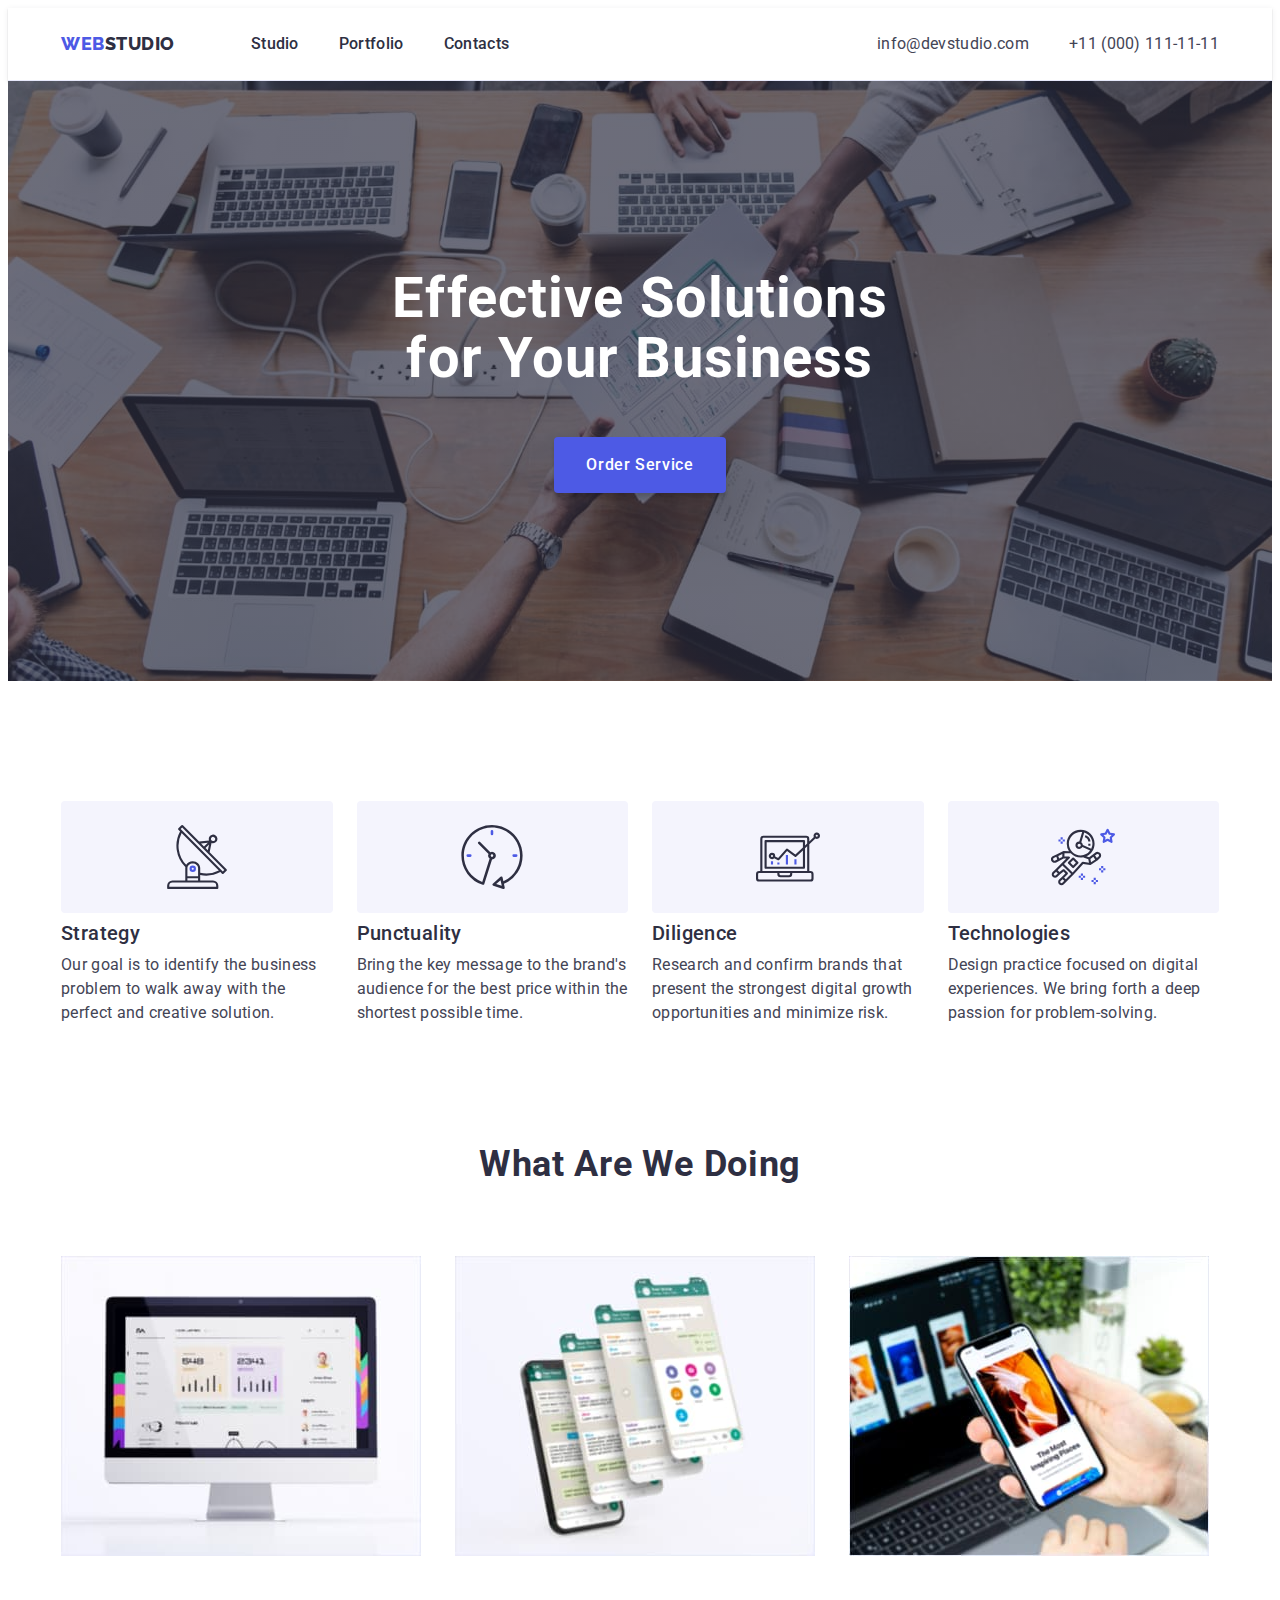
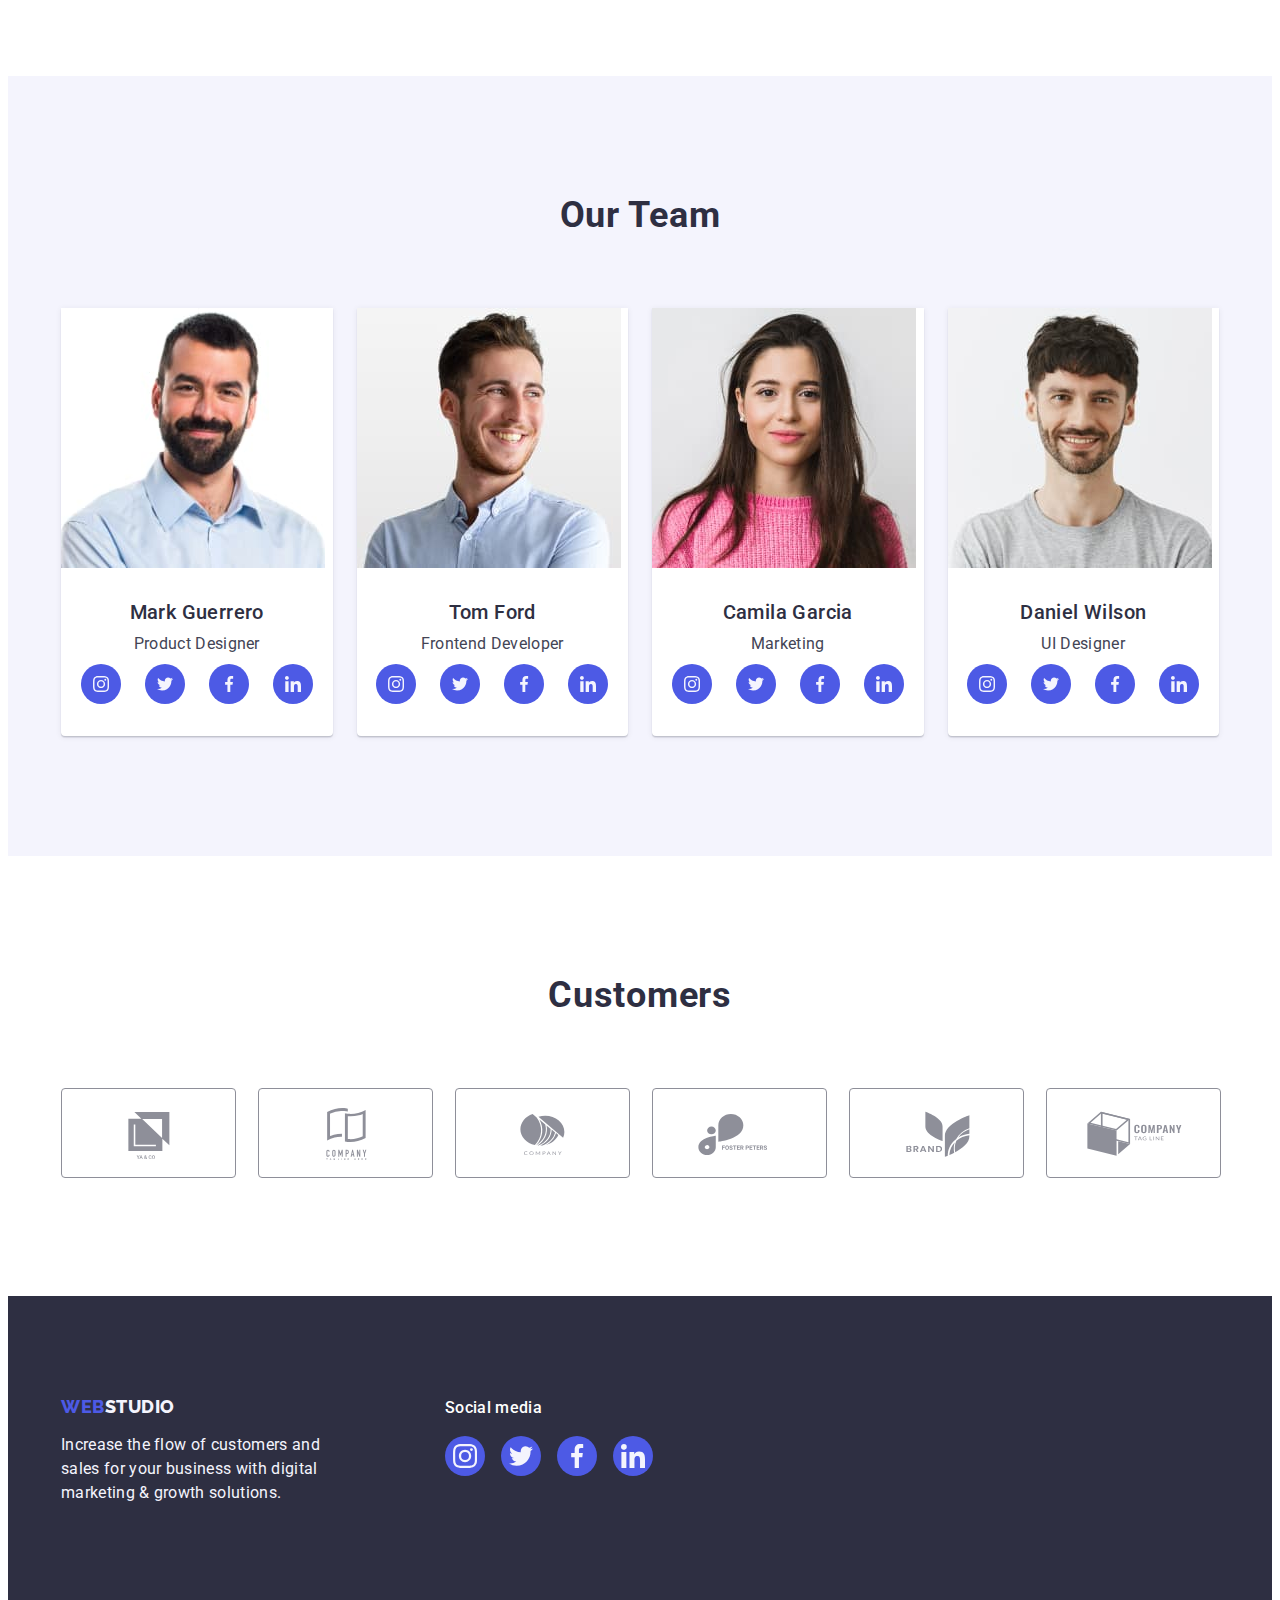
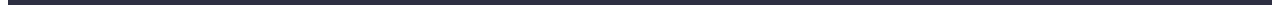
<file: index.html>
<!DOCTYPE html>
<html lang="en">
  <head>
    <meta charset="UTF-8" />
    <meta http-equiv="X-UA-Compatible" content="IE=edge" />
    <meta name="viewport" content="width=device-width, initial-scale=1.0" />
    <title>WebStudio</title>
    <link rel="preconnect" href="https://fonts.googleapis.com" />
    <link rel="preconnect" href="https://fonts.gstatic.com" crossorigin />
    <link
      href="https://fonts.googleapis.com/css2?family=Raleway:wght@800&family=Roboto:wght@400;500;700;900&display=swap"
      rel="stylesheet"
    />
    <link
      rel="stylesheet"
      href="https://cdnjs.cloudflare.com/ajax/libs/modern-normalize/1.1.0/modern-normalize.min.css"
      integrity="sha512-wpPYUAdjBVSE4KJnH1VR1HeZfpl1ub8YT/NKx4PuQ5NmX2tKuGu6U/JRp5y+Y8XG2tV+wKQpNHVUX03MfMFn9Q=="
      crossorigin="anonymous"
      referrerpolicy="no-referrer"
    />
    <link rel="stylesheet" href="./css/style.css" />
  </head>
  <body>
    <!-- Header  -->
    <header class="page-header">
      <div class="container page-header-container">
        <nav class="page-nav">
          <a class="logotype link" href="./index.html"
            >Web<span class="accent">Studio</span></a
          >
          <ul class="site-nav list">
            <li class="nav-item">
              <a class="nav-link link" href="./index.html">Studio</a>
            </li>
            <li class="nav-item">
              <a class="nav-link link" href="./portfolio.html">Portfolio</a>
            </li>
            <li class="nav-item">
              <a class="nav-link link" href="">Contacts</a>
            </li>
          </ul>
        </nav>
        <address class="contacts">
          <ul class="contact-nav list">
            <li class="contact-item">
              <a class="contact-link link" href="mailto:info@devstudio.com"
                >info@devstudio.com</a
              >
            </li>
            <li class="contact-item">
              <a class="contact-link link" href="tel:+110001111111"
                >+11 (000) 111-11-11</a
              >
            </li>
          </ul>
        </address>
      </div>
    </header>

    <!-- Main  -->
    <main>
      <!-- Section Hero -->
      <section class="overlay">
        <div class="container">
          <h1 class="hero-title">Effective Solutions for Your Business</h1>
          <button type="button" class="button primery">Order Service</button>
        </div>
      </section>
      <!-- Section-1  -->
      <section class="section">
        <div class="container">
          <h2 class="second-title" hidden>Features</h2>
          <ul class="feature-list list">
            <li class="feature-item">
              <div class="feature-icon-items">
                <svg class="button-icon" width="64" height="64">
                  <use href="./images/icons.svg#icon-antenna"></use>
                </svg>
              </div>
              <h3 class="title">Strategy</h3>
              <p class="text">
                Our goal is to identify the business problem to walk away with
                the perfect and creative solution.
              </p>
            </li>
            <li class="feature-item">
              <div class="feature-icon-items">
                <svg class="button-icon" width="64" height="64">
                  <use href="./images/icons.svg#icon-clock"></use>
                </svg>
              </div>
              <h3 class="title">Punctuality</h3>
              <p class="text">
                Bring the key message to the brand's audience for the best price
                within the shortest possible time.
              </p>
            </li>
            <li class="feature-item">
              <div class="feature-icon-items">
                <svg class="button-icon" width="64" height="64">
                  <use href="./images/icons.svg#icon-diagram"></use>
                </svg>
              </div>
              <h3 class="title">Diligence</h3>
              <p class="text">
                Research and confirm brands that present the strongest digital
                growth opportunities and minimize risk.
              </p>
            </li>
            <li class="feature-item">
              <div class="feature-icon-items">
                <svg class="button-icon" width="64" height="64">
                  <use href="./images/icons.svg#icon-astronaut"></use>
                </svg>
              </div>
              <h3 class="title">Technologies</h3>
              <p class="text">
                Design practice focused on digital experiences. We bring forth a
                deep passion for problem-solving.
              </p>
            </li>
          </ul>
        </div>
      </section>
      <!-- Section-2  -->
      <section class="second-section">
        <div class="container">
          <h2 class="second-title">What are we doing</h2>
          <ul class="service-list list">
            <li class="service-item">
              <img
                src="./images/what-are-we-doing/img1.jpg"
                alt="picture computer"
                width="360"
              />
            </li>
            <li class="service-item">
              <img
                src="./images/what-are-we-doing/img2.jpg"
                alt="picture mobile"
                width="360"
              />
            </li>
            <li class="service-item">
              <img
                src="./images/what-are-we-doing/img3.jpg"
                alt="picture notebook"
                width="360"
              />
            </li>
          </ul>
        </div>
      </section>
      <!-- Section-3  -->
      <section class="team">
        <div class="container">
          <h2 class="second-title">Our Team</h2>
          <ul class="employers-list list">
            <li class="employers-item">
              <img
                src="./images/employers/mark-guerrero.jpg"
                alt="photo Mark Guerrero"
                width="264"
              />
              <div class="employers-item-content">
                <h3 class="title name">Mark Guerrero</h3>
                <p class="profession">Product Designer</p>
                <ul class="social-list list">
                  <li class="social-list-item">
                    <a
                      href=""
                      class="social-list-link"
                      target="_blank"
                      rel="noopener noreferrer"
                    >
                      <svg class="social-list-icon" width="16" height="16">
                        <use href="./images/icons.svg#icon-instagram"></use>
                      </svg>
                    </a>
                  </li>
                  <li class="social-list-item">
                    <a
                      href=""
                      class="social-list-link"
                      target="_blank"
                      rel="noopener noreferrer"
                    >
                      <svg class="social-list-icon" width="16" height="16">
                        <use href="./images/icons.svg#icon-twitter"></use>
                      </svg>
                    </a>
                  </li>
                  <li class="social-list-item">
                    <a
                      href=""
                      class="social-list-link"
                      target="_blank"
                      rel="noopener noreferrer"
                    >
                      <svg class="social-list-icon" width="16" height="16">
                        <use href="./images/icons.svg#icon-facebook"></use>
                      </svg>
                    </a>
                  </li>
                  <li class="social-list-item">
                    <a
                      href=""
                      class="social-list-link"
                      target="_blank"
                      rel="noopener noreferrer"
                    >
                      <svg class="social-list-icon" width="16" height="16">
                        <use href="./images/icons.svg#icon-linkedin"></use>
                      </svg>
                    </a>
                  </li>
                </ul>
              </div>
            </li>
            <li class="employers-item">
              <img
                src="./images/employers/tom-ford.jpg"
                alt="photo Tom Ford"
                width="264"
              />
              <div class="employers-item-content">
                <h3 class="title name">Tom Ford</h3>
                <p class="profession">Frontend Developer</p>
                <ul class="social-list list">
                  <li class="social-list-item">
                    <a
                      href=""
                      class="social-list-link"
                      target="_blank"
                      rel="noopener noreferrer"
                    >
                      <svg class="social-list-icon" width="16" height="16">
                        <use href="./images/icons.svg#icon-instagram"></use>
                      </svg>
                    </a>
                  </li>
                  <li class="social-list-item">
                    <a
                      href=""
                      class="social-list-link"
                      target="_blank"
                      rel="noopener noreferrer"
                    >
                      <svg class="social-list-icon" width="16" height="16">
                        <use href="./images/icons.svg#icon-twitter"></use>
                      </svg>
                    </a>
                  </li>
                  <li class="social-list-item">
                    <a
                      href=""
                      class="social-list-link"
                      target="_blank"
                      rel="noopener noreferrer"
                    >
                      <svg class="social-list-icon" width="16" height="16">
                        <use href="./images/icons.svg#icon-facebook"></use>
                      </svg>
                    </a>
                  </li>
                  <li class="social-list-item">
                    <a
                      href=""
                      class="social-list-link"
                      target="_blank"
                      rel="noopener noreferrer"
                    >
                      <svg class="social-list-icon" width="16" height="16">
                        <use href="./images/icons.svg#icon-linkedin"></use>
                      </svg>
                    </a>
                  </li>
                </ul>
              </div>
            </li>
            <li class="employers-item">
              <img
                src="./images/employers/camila-garcia.jpg"
                alt="photo Camila Garcia"
                width="264"
              />
              <div class="employers-item-content">
                <h3 class="title name">Camila Garcia</h3>
                <p class="profession">Marketing</p>
                <ul class="social-list list">
                  <li class="social-list-item">
                    <a
                      href=""
                      class="social-list-link"
                      target="_blank"
                      rel="noopener noreferrer"
                    >
                      <svg class="social-list-icon" width="16" height="16">
                        <use href="./images/icons.svg#icon-instagram"></use>
                      </svg>
                    </a>
                  </li>
                  <li class="social-list-item">
                    <a
                      href=""
                      class="social-list-link"
                      target="_blank"
                      rel="noopener noreferrer"
                    >
                      <svg class="social-list-icon" width="16" height="16">
                        <use href="./images/icons.svg#icon-twitter"></use>
                      </svg>
                    </a>
                  </li>
                  <li class="social-list-item">
                    <a
                      href=""
                      class="social-list-link"
                      target="_blank"
                      rel="noopener noreferrer"
                    >
                      <svg class="social-list-icon" width="16" height="16">
                        <use href="./images/icons.svg#icon-facebook"></use>
                      </svg>
                    </a>
                  </li>
                  <li class="social-list-item">
                    <a
                      href=""
                      class="social-list-link"
                      target="_blank"
                      rel="noopener noreferrer"
                    >
                      <svg class="social-list-icon" width="16" height="16">
                        <use href="./images/icons.svg#icon-linkedin"></use>
                      </svg>
                    </a>
                  </li>
                </ul>
              </div>
            </li>
            <li class="employers-item">
              <img
                src="./images/employers/daniel-wilson.jpg"
                alt="photo Daniel Wilson"
                width="264"
              />
              <div class="employers-item-content">
                <h3 class="title name">Daniel Wilson</h3>
                <p class="profession">UI Designer</p>
                <ul class="social-list list">
                  <li class="social-list-item">
                    <a
                      href=""
                      class="social-list-link"
                      target="_blank"
                      rel="noopener noreferrer"
                    >
                      <svg class="social-list-icon" width="16" height="16">
                        <use href="./images/icons.svg#icon-instagram"></use>
                      </svg>
                    </a>
                  </li>
                  <li class="social-list-item">
                    <a
                      href=""
                      class="social-list-link"
                      target="_blank"
                      rel="noopener noreferrer"
                    >
                      <svg class="social-list-icon" width="16" height="16">
                        <use href="./images/icons.svg#icon-twitter"></use>
                      </svg>
                    </a>
                  </li>
                  <li class="social-list-item">
                    <a
                      href=""
                      class="social-list-link"
                      target="_blank"
                      rel="noopener noreferrer"
                    >
                      <svg class="social-list-icon" width="16" height="16">
                        <use href="./images/icons.svg#icon-facebook"></use>
                      </svg>
                    </a>
                  </li>
                  <li class="social-list-item">
                    <a
                      href=""
                      class="social-list-link"
                      target="_blank"
                      rel="noopener noreferrer"
                    >
                      <svg class="social-list-icon" width="16" height="16">
                        <use href="./images/icons.svg#icon-linkedin"></use>
                      </svg>
                    </a>
                  </li>
                </ul>
              </div>
            </li>
          </ul>
        </div>
      </section>
      <!-- Section 4 Customers  -->
      <section class="section">
        <div class="container">
          <h2 class="second-title">Customers</h2>
          <ul class="client-list list">
            <li class="client-item">
              <a
                class="client-link link"
                href=""
                target="_blank"
                rel="noopener noreferrer"
                aria-label="icon"
              >
                <svg class="client-icon" width="104" height="56">
                  <use href="./images/icons.svg#icon-logo"></use>
                </svg>
              </a>
            </li>
            <li class="client-item">
              <a
                class="client-link link"
                href=""
                target="_blank"
                rel="noopener noreferrer"
                aria-label="icon"
              >
                <svg class="client-icon" width="104" height="56">
                  <use href="./images/icons.svg#icon-logo2"></use>
                </svg>
              </a>
            </li>
            <li class="client-item">
              <a
                class="client-link link"
                href=""
                target="_blank"
                rel="noopener noreferrer"
                aria-label="icon"
              >
                <svg class="client-icon" width="104" height="56">
                  <use href="./images/icons.svg#icon-logo3"></use>
                </svg>
              </a>
            </li>
            <li class="client-item">
              <a
                class="client-link link"
                href=""
                target="_blank"
                rel="noopener noreferrer"
                aria-label="icon"
              >
                <svg class="client-icon" width="104" height="56">
                  <use href="./images/icons.svg#icon-logo4"></use>
                </svg>
              </a>
            </li>
            <li class="client-item">
              <a
                class="client-link link"
                href=""
                target="_blank"
                rel="noopener noreferrer"
                aria-label="icon"
              >
                <svg class="client-icon" width="104" height="56">
                  <use href="./images/icons.svg#icon-logo5"></use>
                </svg>
              </a>
            </li>
            <li class="client-item">
              <a
                class="client-link link"
                href=""
                target="_blank"
                rel="noopener noreferrer"
                aria-label="icon"
              >
                <svg class="client-icon" width="104" height="56">
                  <use href="./images/icons.svg#icon-logo6"></use>
                </svg>
              </a>
            </li>
          </ul>
        </div>
      </section>
    </main>
    <!-- Footer  -->
    <footer class="footer">
      <div class="container container-block">
        <div class="logo-block">
          <a class="logotype link" href="./index.html"
            >Web<span class="footer-accent">Studio</span></a
          >
          <p class="text">
            Increase the flow of customers and sales for your business with
            digital marketing & growth solutions.
          </p>
        </div>
        <div>
          <p class="footer-media">Social media</p>
          <ul class="social-list list">
            <li class="social-list-item">
              <a
                href=""
                class="social-list-link"
                target="_blank"
                rel="noopener noreferrer"
                aria-label="instagram icon"
              >
                <svg class="social-list-icon" width="24" height="24">
                  <use href="./images/icons.svg#icon-instagram"></use>
                </svg>
              </a>
            </li>
            <li class="social-list-item">
              <a
                href=""
                class="social-list-link"
                target="_blank"
                rel="noopener noreferrer"
                aria-label="twitter icon"
              >
                <svg class="social-list-icon" width="24" height="24">
                  <use href="./images/icons.svg#icon-twitter"></use>
                </svg>
              </a>
            </li>
            <li class="social-list-item">
              <a
                href=""
                class="social-list-link"
                target="_blank"
                rel="noopener noreferrer"
                aria-label="facebook icon"
              >
                <svg class="social-list-icon" width="24" height="24">
                  <use href="./images/icons.svg#icon-facebook"></use>
                </svg>
              </a>
            </li>
            <li class="social-list-item">
              <a
                href=""
                class="social-list-link"
                target="_blank"
                rel="noopener noreferrer"
                aria-label="linkedin icon"
              >
                <svg class="social-list-icon" width="24" height="24">
                  <use href="./images/icons.svg#icon-linkedin"></use>
                </svg>
              </a>
            </li>
          </ul>
        </div>
      </div>
    </footer>
  </body>
</html>
</file>
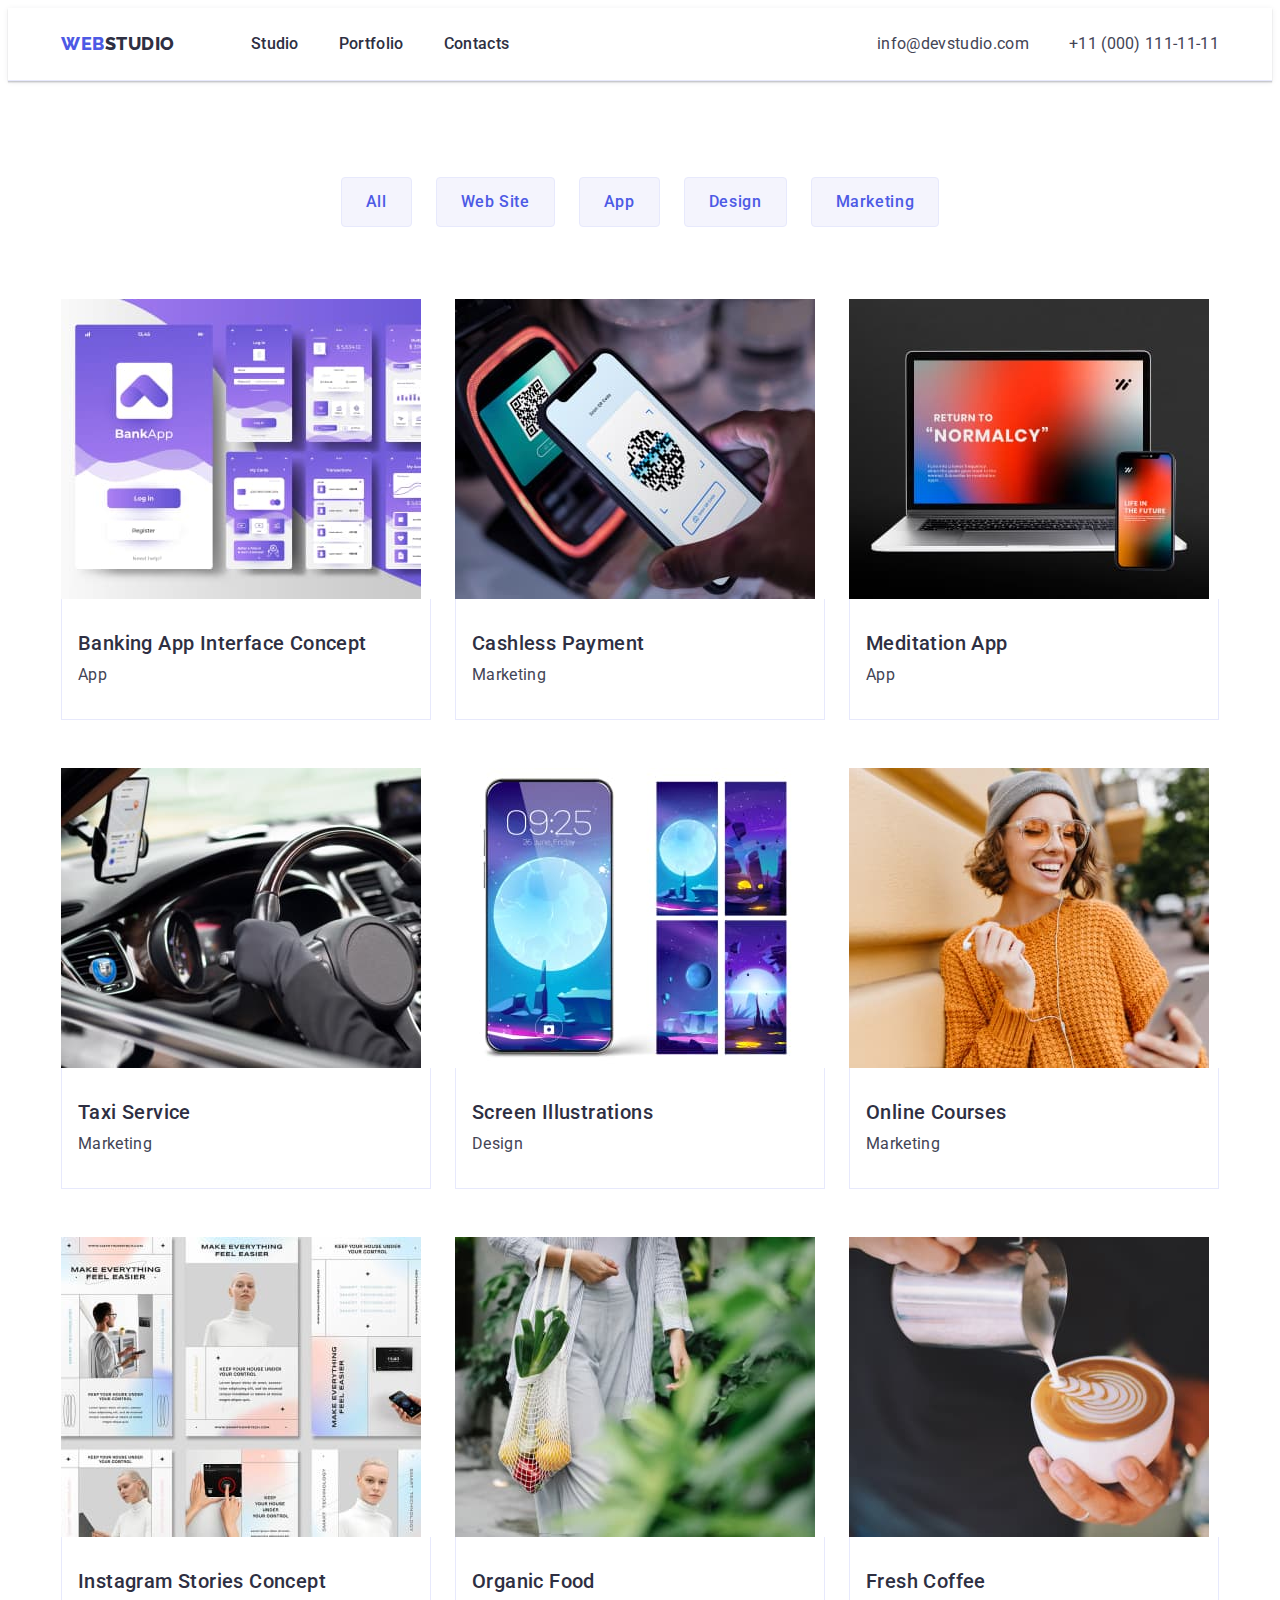
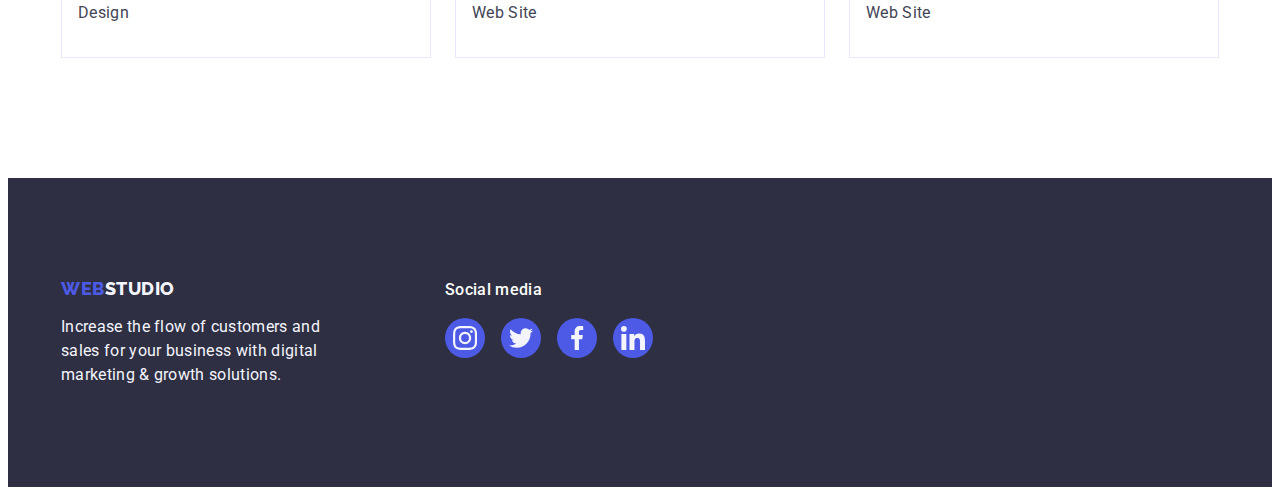
<file: portfolio.html>
<!DOCTYPE html>
<html lang="en">
  <head>
    <meta charset="UTF-8" />
    <meta http-equiv="X-UA-Compatible" content="IE=edge" />
    <meta name="viewport" content="width=device-width, initial-scale=1.0" />
    <title>Portfolio</title>
    <link rel="preconnect" href="https://fonts.googleapis.com" />
    <link rel="preconnect" href="https://fonts.gstatic.com" crossorigin />
    <link
      href="https://fonts.googleapis.com/css2?family=Raleway:wght@800&family=Roboto:wght@400;500;700;900&display=swap"
      rel="stylesheet"
    />
    <link
      rel="stylesheet"
      href="https://cdnjs.cloudflare.com/ajax/libs/modern-normalize/1.1.0/modern-normalize.min.css"
      integrity="sha512-wpPYUAdjBVSE4KJnH1VR1HeZfpl1ub8YT/NKx4PuQ5NmX2tKuGu6U/JRp5y+Y8XG2tV+wKQpNHVUX03MfMFn9Q=="
      crossorigin="anonymous"
      referrerpolicy="no-referrer"
    />

    <link rel="stylesheet" href="./css/style.css" />
  </head>
  <body>
    <!-- Header  -->
    <header class="page-header">
      <div class="container page-header-container">
        <nav class="page-nav">
          <a class="logotype link" href="./index.html"
            >Web<span class="accent">Studio</span></a
          >
          <ul class="site-nav list">
            <li class="nav-item">
              <a class="nav-link link" href="./index.html">Studio</a>
            </li>
            <li class="nav-item">
              <a class="nav-link link" href="./portfolio.html">Portfolio</a>
            </li>
            <li class="nav-item">
              <a class="nav-link link" href="">Contacts</a>
            </li>
          </ul>
        </nav>
        <address class="contacts">
          <ul class="contact-nav list">
            <li class="contact-item">
              <a class="contact-link link" href="mailto:info@devstudio.com"
                >info@devstudio.com</a
              >
            </li>
            <li class="contact-item">
              <a class="contact-link link" href="tel:+110001111111"
                >+11 (000) 111-11-11</a
              >
            </li>
          </ul>
        </address>
      </div>
    </header>

    <main>
      <!-- Section Portfolio -->
      <section class="section-portfolio">
        <div class="container">
          <h1 hidden>Portfolio</h1>
          <!-- Filter  -->
          <ul class="filter-list list">
            <li class="filter-item">
              <button type="button" class="button secondary">All</button>
            </li>
            <li class="filter-item">
              <button type="button" class="button secondary">Web Site</button>
            </li>
            <li class="filter-item">
              <button type="button" class="button secondary">App</button>
            </li>
            <li class="filter-item">
              <button type="button" class="button secondary">Design</button>
            </li>
            <li class="filter-item">
              <button type="button" class="button secondary">Marketing</button>
            </li>
          </ul>

          <ul class="work-list list">
            <li class="work-item">
              <a class="work-item-link link" href=""
                ><img
                  src="./images/portfolio/img21.jpg"
                  alt="picture banking interface"
                  width="360"
                />
                <div class="work-item-content">
                  <h2 class="portfolio-title">Banking App Interface Concept</h2>
                  <p class="text">App</p>
                </div>
              </a>
            </li>
            <li class="work-item">
              <a class="work-item-link link" href=""
                ><img
                  src="./images/portfolio/img22.jpg"
                  alt="picture mobile and terminal "
                  width="360"
                />
                <div class="work-item-content">
                  <h2 class="portfolio-title">Cashless Payment</h2>
                  <p class="text">Marketing</p>
                </div>
              </a>
            </li>
            <li class="work-item">
              <a class="work-item-link link" href=""
                ><img
                  src="./images/portfolio/img23.jpg"
                  alt="picture mobile and notebook "
                  width="360"
                />
                <div class="work-item-content">
                  <h2 class="portfolio-title">Meditation App</h2>
                  <p class="text">App</p>
                </div>
              </a>
            </li>
            <li class="work-item">
              <a class="work-item-link link" href=""
                ><img
                  src="./images/portfolio/img24.jpg"
                  alt="picture car"
                  width="360"
                />
                <div class="work-item-content">
                  <h2 class="portfolio-title">Taxi Service</h2>
                  <p class="text">Marketing</p>
                </div>
              </a>
            </li>
            <li class="work-item">
              <a class="work-item-link link" href=""
                ><img
                  src="./images/portfolio/img25.jpg"
                  alt="picture mobile"
                  width="360"
                />
                <div class="work-item-content">
                  <h2 class="portfolio-title">Screen Illustrations</h2>
                  <p class="text">Design</p>
                </div>
              </a>
            </li>
            <li class="work-item">
              <a class="work-item-link link" href="">
                <img
                  src="./images/portfolio/img26.jpg"
                  alt="picture woman"
                  width="360"
                />
                <div class="work-item-content">
                  <h2 class="portfolio-title">Online Courses</h2>
                  <p class="text">Marketing</p>
                </div>
              </a>
            </li>
            <li class="work-item">
              <a class="work-item-link link" href="">
                <img
                  src="./images/portfolio/img27.jpg"
                  alt="picture instagram"
                  width="360"
                />
                <div class="work-item-content">
                  <h2 class="portfolio-title">Instagram Stories Concept</h2>
                  <p class="text">Design</p>
                </div>
              </a>
            </li>
            <li class="work-item">
              <a class="work-item-link link" href=""
                ><img
                  src="./images/portfolio/img28.jpg"
                  alt="picture woman with fruits"
                  width="360"
                />
                <div class="work-item-content">
                  <h2 class="portfolio-title">Organic Food</h2>
                  <p class="text">Web Site</p>
                </div>
              </a>
            </li>
            <li class="work-item">
              <a class="work-item-link link" href=""
                ><img
                  src="./images/portfolio/img29.jpg"
                  alt="picture coffee cup"
                  width="360"
                />
                <div class="work-item-content">
                  <h2 class="portfolio-title">Fresh Coffee</h2>
                  <p class="text">Web Site</p>
                </div>
              </a>
            </li>
          </ul>
        </div>
      </section>
    </main>

    <!-- Footer  -->
    <footer class="footer">
      <div class="container container-block">
        <div class="logo-block">
          <a class="logotype link" href="./index.html"
            >Web<span class="footer-accent">Studio</span></a
          >
          <p class="text">
            Increase the flow of customers and sales for your business with
            digital marketing & growth solutions.
          </p>
        </div>
        <div>
          <p class="footer-media">Social media</p>
          <ul class="social-list list">
            <li class="social-list-item">
              <a
                href=""
                class="social-list-link"
                target="_blank"
                rel="noopener noreferrer"
                aria-label="instagram icon"
              >
                <svg class="social-list-icon" width="24" height="24">
                  <use href="./images/icons.svg#icon-instagram"></use>
                </svg>
              </a>
            </li>
            <li class="social-list-item">
              <a
                href=""
                class="social-list-link"
                target="_blank"
                rel="noopener noreferrer"
                aria-label="twitter icon"
              >
                <svg class="social-list-icon" width="24" height="24">
                  <use href="./images/icons.svg#icon-twitter"></use>
                </svg>
              </a>
            </li>
            <li class="social-list-item">
              <a
                href=""
                class="social-list-link"
                target="_blank"
                rel="noopener noreferrer"
                aria-label="facebook icon"
              >
                <svg class="social-list-icon" width="24" height="24">
                  <use href="./images/icons.svg#icon-facebook"></use>
                </svg>
              </a>
            </li>
            <li class="social-list-item">
              <a
                href=""
                class="social-list-link"
                target="_blank"
                rel="noopener noreferrer"
                aria-label="linkedin icon"
              >
                <svg class="social-list-icon" width="24" height="24">
                  <use href="./images/icons.svg#icon-linkedin"></use>
                </svg>
              </a>
            </li>
          </ul>
        </div>
      </div>
    </footer>
  </body>
</html>
</file>
<file: css/style.css>
:root {
  --primery-text-color: #434455;
  --title-text-color: #2e2f42;
  --blue-accent-color: #404bbf;
  --white-text-color: #ffffff;
  --cloud-text-color: #f4f4fd;
  --blue-nomal-color: #4d5ae5;
  --white-bg-color: #ffffff;
  --cloud-bg-color: #f4f4fd;
  --border-btn-color: #e7e9fc;
  --navy-blue-bg-color: #2e2f42;
  --border-icon-color: #8e8f99;
  --white-color: #ffffff;
  --green-accent-color: #31d0aa;
}
/* Style color  */
/* /* основной цвет #434455  */
/* вторичный цвет #2E2F42  */
/* normal blue #4D5AE5  */
/* accent blue #404BBF  */
/* вторичный бекграунд #F4F4FD  */
/* белый #FFFFFF  */

body {
  font-family: 'Roboto', sans-serif;
  background-color: var(--white-bg-color);
  color: var(--primery-text-color);
  font-size: 16px;
  line-height: 1.5;
  letter-spacing: 0.02em;
}

.list {
  list-style: none;
}
.link {
  text-decoration: none;
}

h1,
h2,
h3,
h4,
h5,
h6,
p {
  margin-top: 0;
  margin-bottom: 0;
}

ul,
ol {
  margin-top: 0;
  margin-bottom: 0;
  padding-left: 0;
}
img {
  display: block;
  max-width: 100%;
  height: auto;
}
.container {
  margin-left: auto;
  margin-right: auto;
  width: 1158px;
  padding: 0 15px;
  margin: 0 auto;
}
/* HEADER  */
.page-header {
  border-bottom: 1px solid #e7e9fc;
  box-shadow: 0px 2px 1px rgba(46, 47, 66, 0.08),
    0px 1px 1px rgba(46, 47, 66, 0.16), 0px 1px 6px rgba(46, 47, 66, 0.08);
}
.page-header-container {
  display: flex;
}
.page-nav {
  display: flex;
  align-items: center;
}
/* Logotype  */
.logotype {
  font-family: 'Raleway', sans-serif;
  font-weight: 800;
  font-size: 18px;
  line-height: 1.17;
  letter-spacing: 0.03em;
  text-transform: uppercase;
  color: var(--blue-nomal-color);
  margin-right: 76px;
}
.accent {
  font-family: 'Raleway';
  font-weight: 800;
  font-size: 18px;
  line-height: 1.17;
  letter-spacing: 0.03em;
  text-transform: uppercase;
  color: var(--title-text-color);
}
/* Site-novigation  */
.nav-item {
}
.nav-link {
  color: var(--title-text-color);
  font-weight: 500;
}
.contact-link,
.nav-link {
  display: block;
  padding-top: 24px;
  padding-bottom: 24px;
}
.nav-item:not(:last-child) {
  margin-right: 40px;
}
.site-nav {
  display: flex;
}
.site-nav .link:hover,
.site-nav .link:focus,
.button.secondary:active {
  color: var(--blue-accent-color);
}

/* Address   */
.contacts {
  display: flex;
  align-items: center;
  font-style: normal;
  margin-left: auto;
}
.contact-nav {
  display: flex;
}
.contact-nav .link {
  color: var(--primery-text-color);
  font-size: 16px;
  line-height: 1.5;
}
.contact-nav .link:hover,
.contact-nav .link:focus {
  color: var(--blue-accent-color);
}
.contact-item:not(:last-child) {
  margin-right: 40px;
}
/* /* HERO ? */
/* .hero {
  background-color: var(--navy-blue-bg-color);
  text-align: center;
  padding-top: 188px;
  padding-bottom: 188px;
} */
.hero-title {
  color: var(--white-text-color);
  font-weight: 700;
  font-size: 56px;
  line-height: 1.07;
  letter-spacing: 0.02em;
  margin-bottom: 48px;
  max-width: 496px;
  margin-left: auto;
  margin-right: auto;
}
.overlay {
  max-width: 1440px;
  margin-left: auto;
  margin-right: auto;
  background-image: linear-gradient(
      rgba(46, 47, 66, 0.7),
      rgba(46, 47, 66, 0.7)
    ),
    url(../images/hero/people-office.jpg);
  background-position: center;
  background-size: cover;
  background-repeat: no-repeat;
  background-color: var(--navy-blue-bg-color);
  text-align: center;
  padding-top: 188px;
  padding-bottom: 188px;
}
/* Section 1 */
.section {
  padding-top: 120px;
  padding-bottom: 120px;
}
.feature-list {
  display: flex;
  flex-wrap: wrap;
  gap: 24px;
}
.feature-item {
  flex-basis: calc((100% - 72px) / 4);
}
.title {
  color: var(--title-text-color);
  font-weight: 500;
  font-size: 20px;
  line-height: 1.2;
  letter-spacing: 0.02em;
  margin-bottom: 8px;
}
.button-icon {
  display: block;
  background-color: var(--cloud-bg-color);
}
.feature-icon-items {
  display: flex;
  align-items: center;
  justify-content: center;
  height: 112px;
  background-color: var(--cloud-bg-color);
  border-radius: 4px;
  margin-bottom: 8px;
}

/* Section 2  */
.second-section {
  padding-bottom: 120px;
}
.second-title {
  color: var(--title-text-color);
  font-weight: 700;
  font-size: 36px;
  line-height: 1.1;
  letter-spacing: 0.02em;
  text-align: center;
  text-transform: capitalize;
  margin-bottom: 72px;
}
.service-list {
  display: flex;
  gap: 24px;
  flex-wrap: wrap;
}
.service-item {
  flex-basis: calc((100% - 48px) / 3);
}
/* Section 3  */
.team {
  background-color: var(--cloud-bg-color);
  padding-top: 120px;
  padding-bottom: 120px;
}
.employers-list {
  display: flex;
  gap: 24px;
  text-align: center;
  flex-wrap: wrap;
}
.profession {
  color: var(--primery-text-color);
  margin-bottom: 8px;
}
.section.team {
  background-color: var(--cloud-text-color);
}
.employers-item {
  background-color: #ffffff;
  flex-basis: calc((100% - 72px) / 4);
  box-shadow: 0px 1px 6px rgba(46, 47, 66, 0.08),
    0px 1px 1px rgba(46, 47, 66, 0.16), 0px 2px 1px rgba(46, 47, 66, 0.08);
  border-radius: 0px 0px 4px 4px;
}
.employers-item-content {
  padding: 32px 0;
}
.customers {
  padding-top: 120px;
}
.social-list {
  display: flex;
  justify-content: center;
  align-items: center;
  gap: 24px;
}
.social-list-link {
  display: flex;
  justify-content: center;
  align-items: center;
  width: 40px;
  height: 40px;
  border-radius: 50%;
  background-color: var(--blue-nomal-color);
}
.social-list-link:hover,
.social-list-link:focus {
  background-color: var(--blue-accent-color);
}
.social-list-icon {
  fill: var(--cloud-bg-color);
}

/* Section-4-Customers  */

.client-list {
  display: flex;
  padding: 0px;
  gap: 24px;
}
.client-item {
  flex-basis: calc((100% - 120px) / 6);
  height: 88px;
  width: 168px;
}
.client-link {
  display: flex;
  justify-content: center;
  align-items: center;
  border: 1px solid #8e8f99;
  border-radius: 4px;
  color: var(--border-icon-color);
  width: 100%;
  height: 100%;
}
.client-link:hover,
.client-link:focus {
  color: #404bbf;
  border: 1px solid var(--blue-accent-color);
  border-color: #404bbf;
}
.client-icon {
  display: block;
  fill: currentColor;
}

/* Footer  */
.footer {
  background-color: var(--navy-blue-bg-color);
  padding: 100px 0;
}
.footer .logotype {
  display: inline-block;
  color: var(--blue-nomal-color);
  font-family: 'Raleway', sans-serif;
  font-weight: 800;
  font-size: 18px;
  line-height: 1.17;
  letter-spacing: 0.03em;
  text-transform: uppercase;
  margin-bottom: 16px;
}
.footer-accent {
  color: var(--cloud-text-color);
}
.footer .text {
  color: var(--cloud-text-color);
  width: 264px;
}
.footer-media {
  font-weight: 500;
  color: var(--white-text-color);
  margin-bottom: 16px;
}
.container-block {
  display: flex;
  align-items: baseline;
}
.logo-block {
  margin-right: 120px;
}
.footer .social-list-link:hover,
.footer .social-list-link:focus {
  background-color: var(--green-accent-color);
}
.footer .social-list {
  display: flex;
  gap: 16px;
}

/* Section Portfolio  */

.section-portfolio {
  padding-top: 96px;
  padding-bottom: 120px;
}
.portfolio-title {
  font-weight: 500;
  font-size: 20px;
  line-height: 1.2;
  letter-spacing: 0.02em;
  color: var(--title-text-color);
  margin-bottom: 8px;
}
.filter-list {
  display: flex;
  margin-bottom: 72px;
  justify-content: center;
  gap: 24px;
}

.work-list {
  display: flex;
  flex-wrap: wrap;
  row-gap: 48px;
  column-gap: 24px;
  row-gap: 48px;
}
.work-item {
  display: block;
  flex-basis: calc((100% - 48px) / 3);
}
.work-item-link {
  display: block;
}
.work-item-link:hover,
.work-item-link:focus {
  border: 1px solid #f4f4fd;
  box-shadow: 0px 1px 6px rgba(46, 47, 66, 0.08),
    0px 1px 1px rgba(46, 47, 66, 0.16), 0px 2px 1px rgba(46, 47, 66, 0.08);
}
.work-item-content {
  padding: 32px 16px;
  border: 1px solid #e7e9fc;
  border-top: none;
}
/* Button  */
.button {
  display: block;
  color: var(--title-text-color);
  background-color: var(--white-bg-color);
  font-family: 'Roboto', sans-serif;
  font-weight: 500;
  font-size: 16px;
  line-height: 1.5;
  letter-spacing: 0.04em;
  cursor: pointer;
  border-radius: 4px;
  padding: 0;
  border: 0;
}
.button.primery {
  margin-left: auto;
  margin-right: auto;
  color: var(--white-text-color);
  background-color: var(--blue-nomal-color);
  font-weight: 500;
  font-size: 16px;
  line-height: 1.5;
  letter-spacing: 0.04em;
  box-shadow: 0px 4px 4px rgba(0, 0, 0, 0.15);
  padding-top: 16px;
  padding-bottom: 16px;
  padding-left: 32px;
  padding-right: 32px;
  min-width: 169px;
  height: 56px;
  border: none;
}
.button.primery:hover,
.button.primery:focus {
  background-color: var(--blue-accent-color);
  cursor: pointer;
}
.button.secondary {
  color: var(--blue-nomal-color);
  background-color: var(--cloud-bg-color);
  font-weight: 500;
  font-size: 16px;
  line-height: 1.5;
  align-items: center;
  letter-spacing: 0.04em;
  font-family: inherit;
  padding: 12px 24px;
  border: 1px solid var(--border-btn-color);
  min-width: 69px;
}
.button.secondary:hover,
.button.secondary:focus {
  background-color: var(--blue-accent-color);
  color: var(--white-text-color);
  border: 1px solid transparent;
  box-shadow: 0px 3px 1px rgba(0, 0, 0, 0.1), 0px 2px 1px rgba(0, 0, 0, 0.08),
    0px 2px 2px rgba(0, 0, 0, 0.12);
  border-radius: 4px;
}

.text {
  color: var(--primery-text-color);
}
</file>
